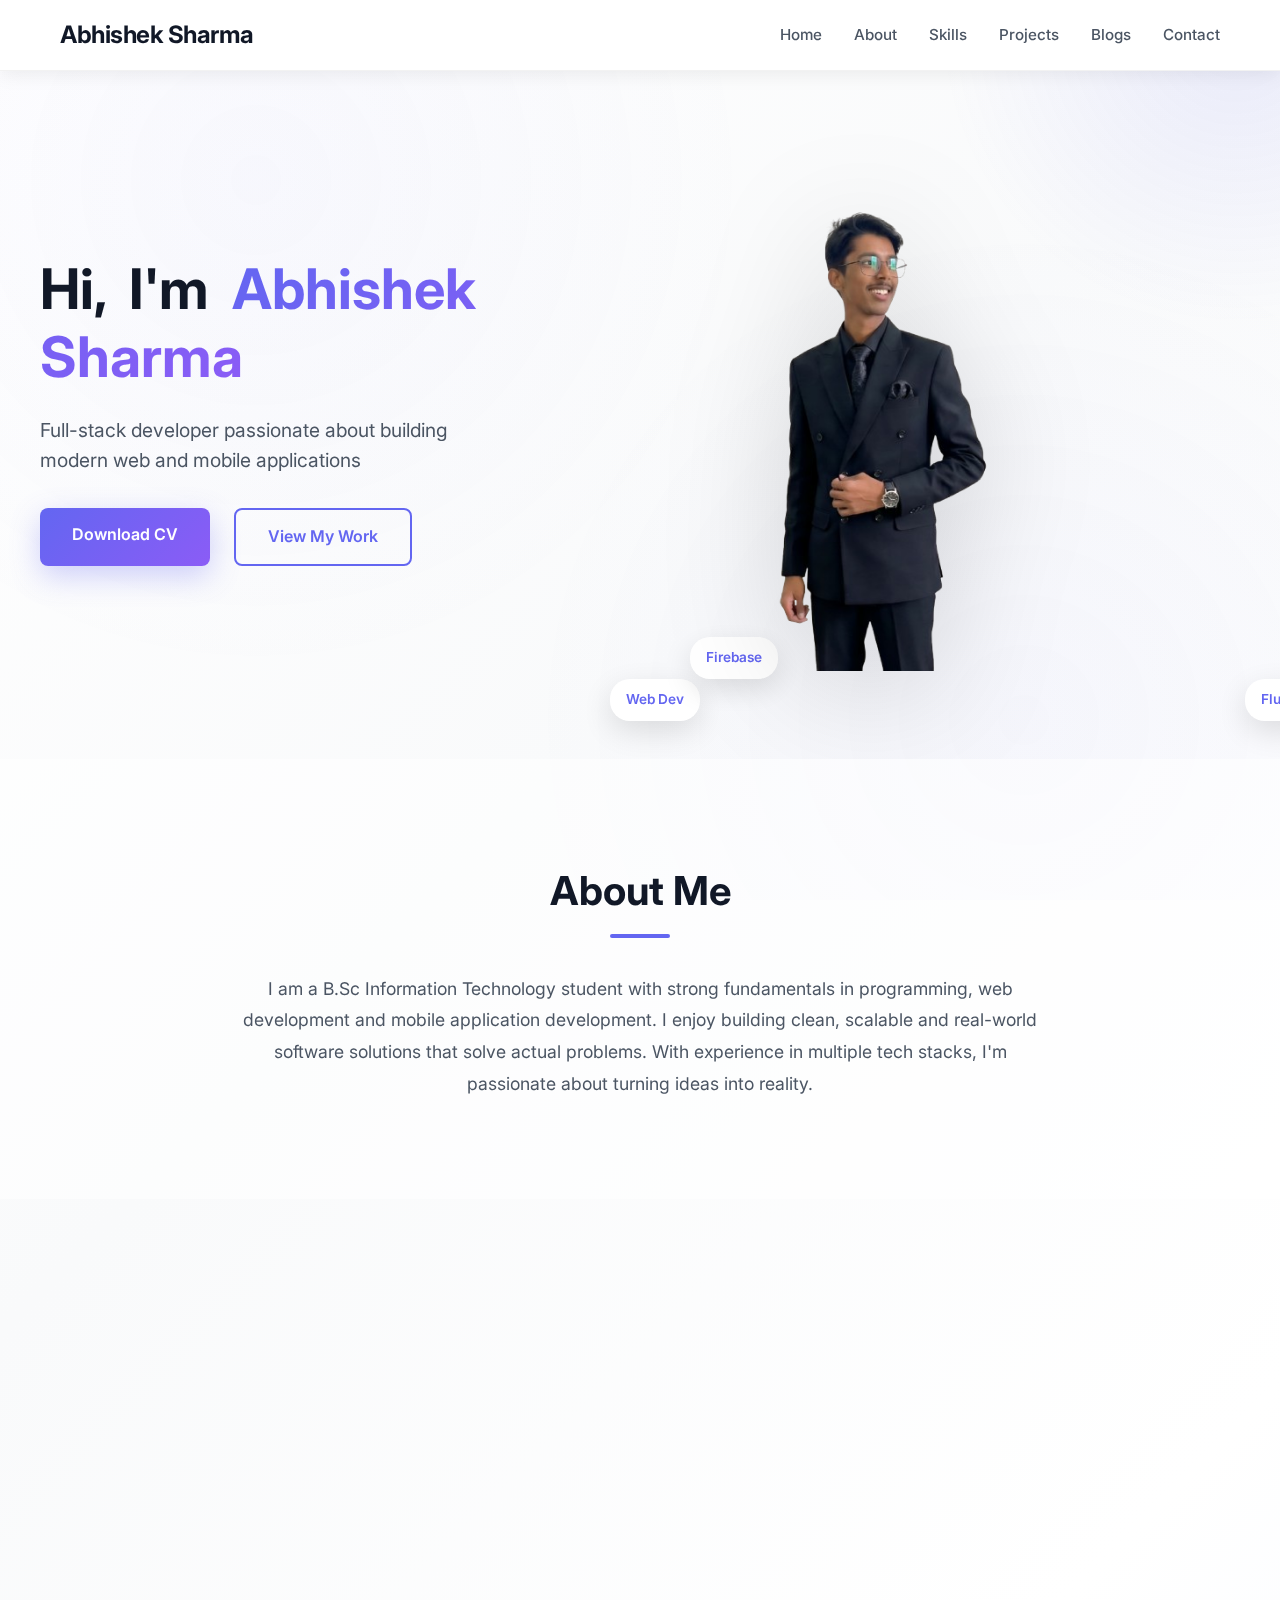
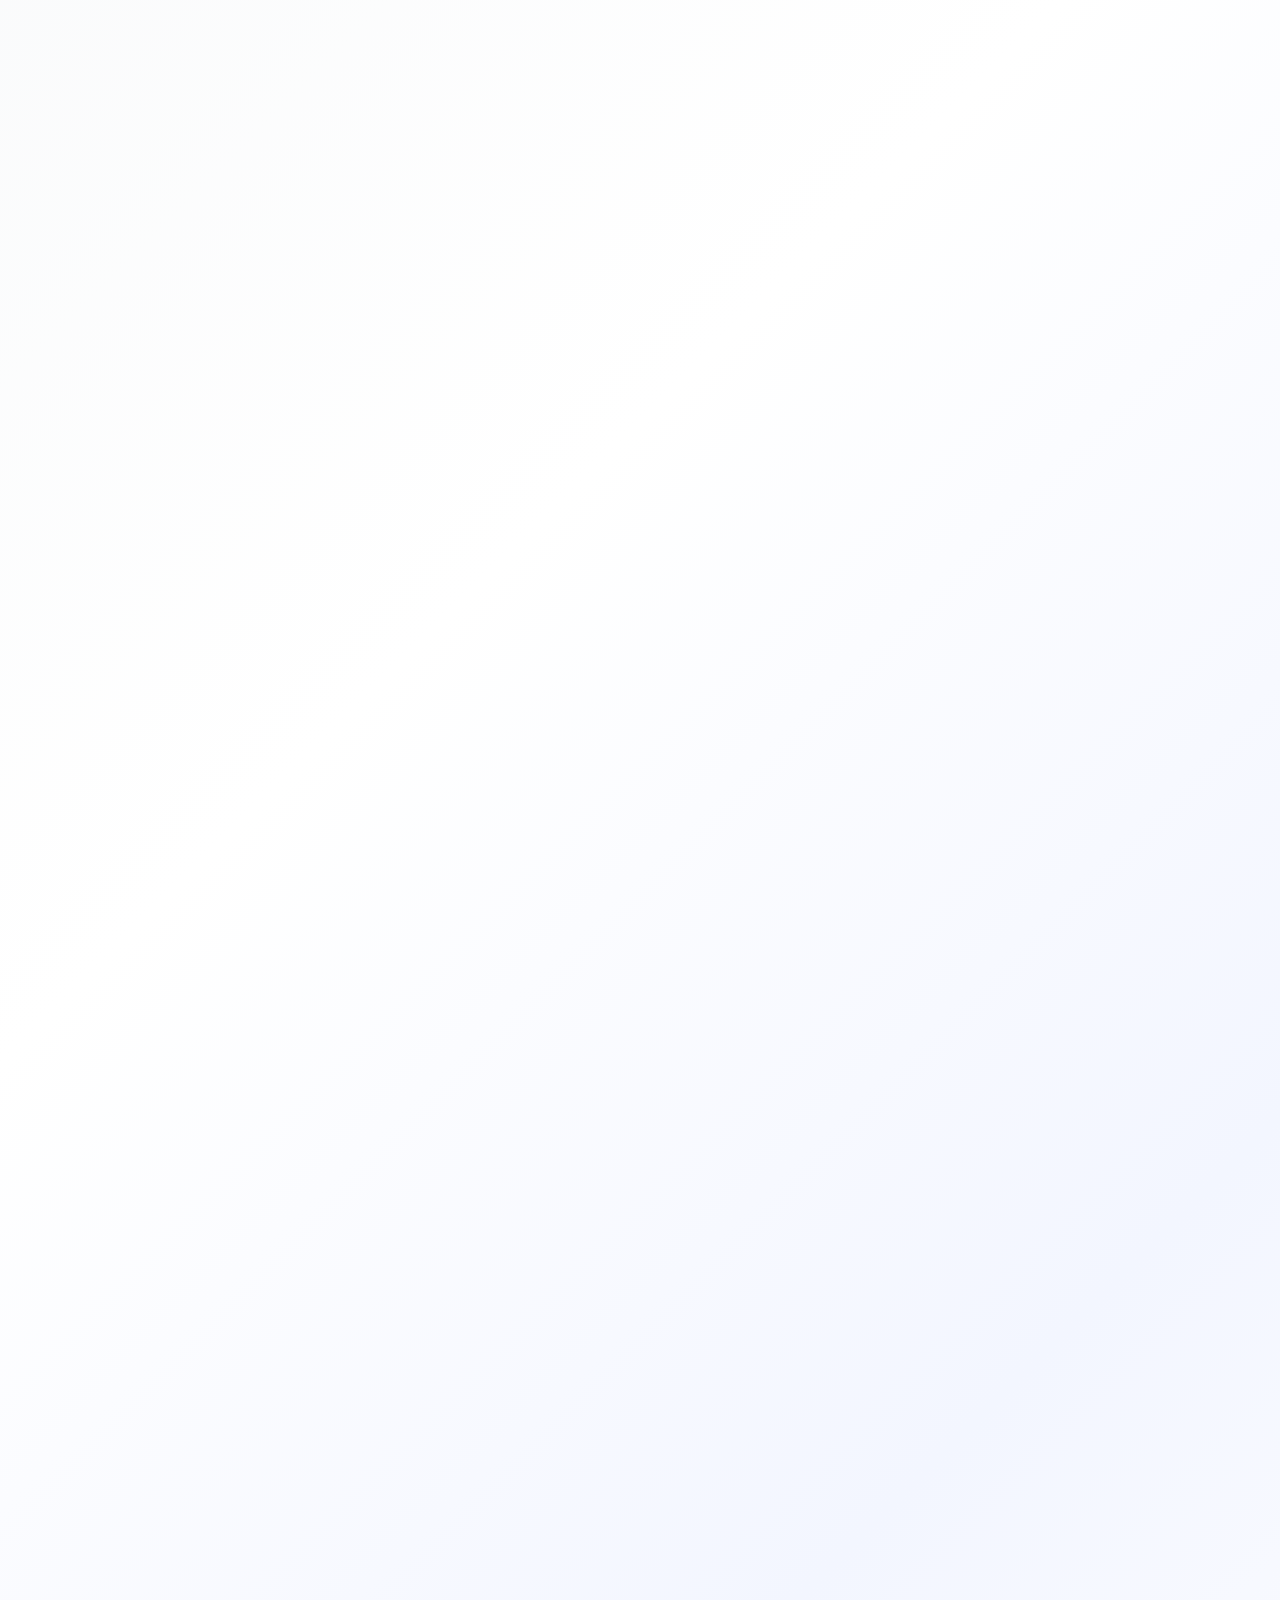
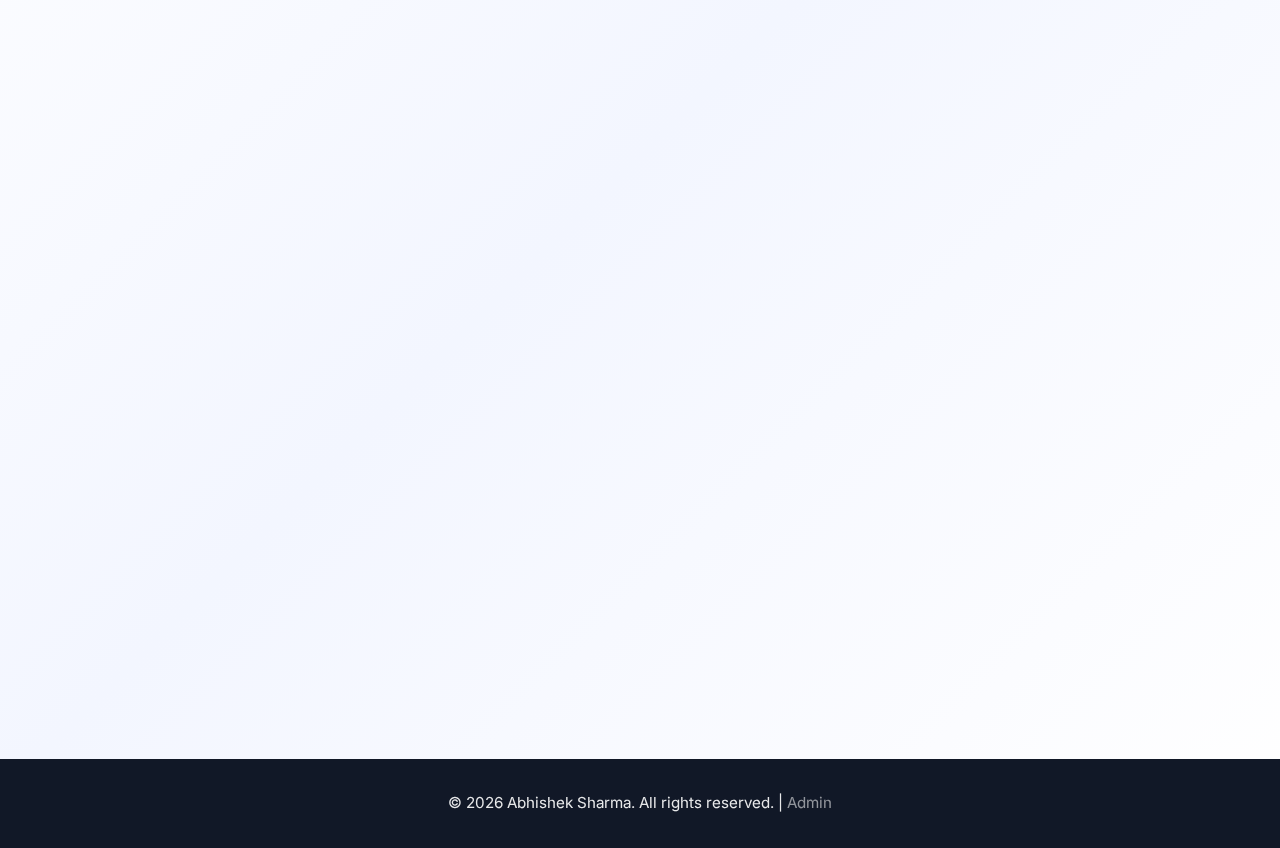
<file: index.html>
<!DOCTYPE html>
<html lang="en">
<head>
  <meta charset="UTF-8">
  <meta name="viewport" content="width=device-width, initial-scale=1.0">
  <meta name="description" content="Professional portfolio of Abhishek Sharma - Full-stack developer">
  <meta name="theme-color" content="#6366f1">
  <title>Abhishek Sharma | Full-Stack Developer Portfolio</title>
  
  <link rel="stylesheet" href="./style.css">
  <link href="https://fonts.googleapis.com/css2?family=Inter:wght@300;400;500;600;700&display=swap" rel="stylesheet">
</head>

<body>

<!-- NAVIGATION -->
<header class="navbar">
  <div class="navbar-container">
    <div class="nav-logo" id="nav-name">Abhishek</div>
    <nav class="nav-menu">
      <a href="#home" class="nav-link">Home</a>
      <a href="#about" class="nav-link">About</a>
      <a href="#skills" class="nav-link">Skills</a>
      <a href="#projects" class="nav-link">Projects</a>
      <a href="#blogs" class="nav-link">Blogs</a>
      <a href="#contact" class="nav-link">Contact</a>
    </nav>
  </div>
</header>

<!-- HERO SECTION -->
<section id="home" class="hero">
  <div class="hero-container">
    <!-- LEFT: TEXT CONTENT -->
    <div class="hero-content">
      <div class="hero-text-wrapper">
        <h1 class="hero-title">
          Hi, I'm <span class="accent" id="hero-name">Abhishek</span>
        </h1>
        <p class="hero-subtitle" id="hero-desc"></p>
        <div class="hero-buttons">
          <a href="assets/resume.pdf" download class="btn btn-primary">Download CV</a>
          <a href="#projects" class="btn btn-secondary">View My Work</a>
        </div>
      </div>
    </div>
    
    <!-- RIGHT: PROFILE IMAGE & TAGS -->
    <div class="hero-visual">
      <div class="profile-image">
        <img src="./assets/profile.png" alt="Abhishek Sharma Profile" loading="lazy">
      </div>
      <div class="floating-tags">
        <span class="tag floating-tag tag-1" id="tag1"></span>
        <span class="tag floating-tag tag-2" id="tag2"></span>
        <span class="tag floating-tag tag-3" id="tag3"></span>
      </div>
    </div>
  </div>
</section>

<!-- ABOUT SECTION -->
<section id="about" class="section section-light reveal">
  <div class="container">
    <h2 class="section-title">About Me</h2>
    <div class="about-content">
      <p id="about-text" class="about-description"></p>
    </div>
  </div>
</section>

<!-- SKILLS SECTION -->
<section id="skills" class="section reveal">
  <div class="container">
    <h2 class="section-title">Skills & Expertise</h2>
    <div class="skills-grid" id="skills-grid"></div>
  </div>
</section>

<!-- PROJECTS SECTION -->
<section id="projects" class="section section-light reveal">
  <div class="container">
    <h2 class="section-title">Featured Projects</h2>
    <div class="projects-container" id="projects-container"></div>
  </div>
</section>

<!-- BLOGS SECTION -->
<section id="blogs" class="section reveal">
  <div class="container">
    <h2 class="section-title">Latest Articles</h2>
    <div class="blogs-grid" id="blogs-container"></div>
  </div>
</section>

<!-- CONTACT SECTION -->
<section id="contact" class="section section-light reveal">
  <div class="container contact-container">
    <h2 class="section-title">Get In Touch</h2>
    <div class="contact-content">
      <p class="contact-subtitle">I'd love to hear from you. Feel free to reach out!</p>
      
      <div class="contact-info">
        <div class="contact-item">
          <span class="contact-label">Email:</span>
          <a id="email" href="mailto:"></a>
        </div>
        <div class="contact-item">
          <span class="contact-label">Phone:</span>
          <a id="phone" href="tel:"></a>
      </div>

<div class="contact-links">
  <a id="github" href="#" target="_blank" rel="noopener" class="btn social-btn github-btn">
    GitHub
  </a>

  <a id="linkedin" href="#" target="_blank" rel="noopener" class="btn social-btn linkedin-btn">
    LinkedIn
  </a>
</div>
      </div>
    </div>
  </div>
</section>

<!-- FOOTER -->
<footer class="footer">
  <div class="container">
    <p>&copy; 2026 <span id="footer-name">Abhishek Sharma</span>. All rights reserved. | <a href="./admin.html" style="color: inherit; opacity: 0.6; text-decoration: none; transition: opacity 0.3s;" onmouseover="this.style.opacity='1'" onmouseout="this.style.opacity='0.6'">Admin</a></p>
  </div>
</footer>

<script src="./script.js"></script>
</body>
</html>
</file>
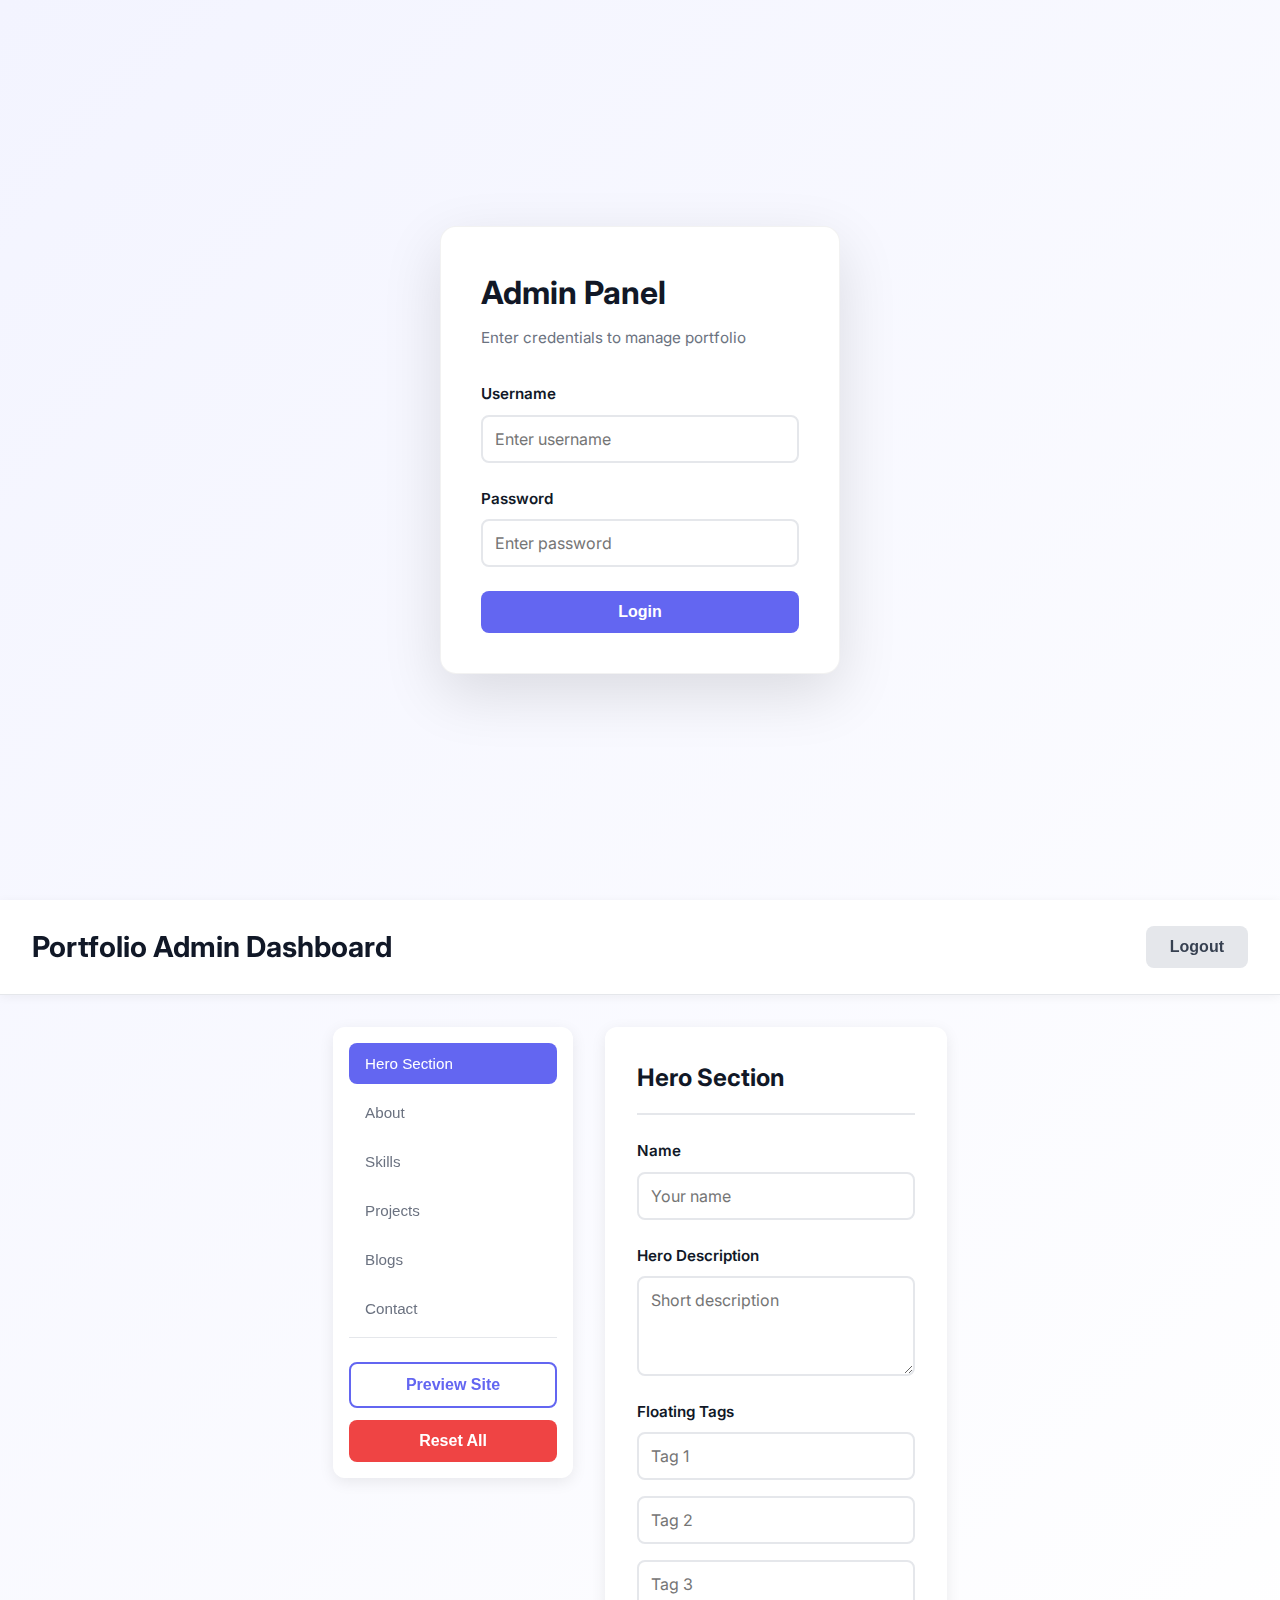
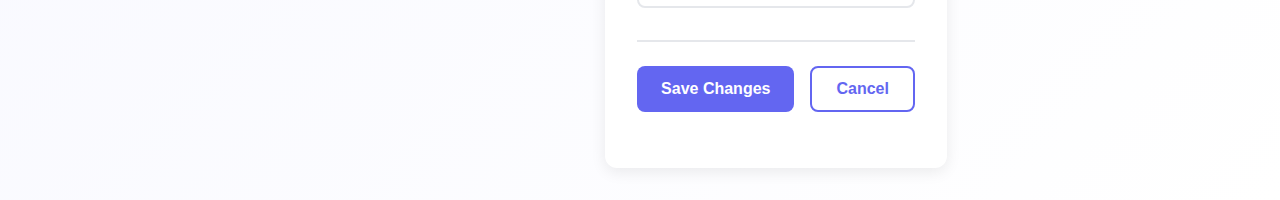
<file: admin.html>
<!DOCTYPE html>
<html lang="en">
<head>
  <meta charset="UTF-8">
  <meta name="viewport" content="width=device-width, initial-scale=1.0">
  <meta name="description" content="Portfolio Admin Panel">
  <title>Portfolio Admin Panel</title>
  
  <link rel="stylesheet" href="./admin.css">
  <link href="https://fonts.googleapis.com/css2?family=Inter:wght@300;400;500;600;700&display=swap" rel="stylesheet">
</head>

<body>

<!-- LOGIN PAGE -->
<div id="login-page" class="page active">
  <div class="login-container">
    <div class="login-card">
      <h1>Admin Panel</h1>
      <p>Enter credentials to manage portfolio</p>
      
      <form id="login-form" class="login-form">
        <div class="form-group">
          <label for="username">Username</label>
          <input 
            type="text" 
            id="username" 
            name="username" 
            placeholder="Enter username"
            required
          >
        </div>
        
        <div class="form-group">
          <label for="password">Password</label>
          <input 
            type="password" 
            id="password" 
            name="password" 
            placeholder="Enter password"
            required
          >
        </div>
        
        <div id="login-error" class="error-message"></div>
        
        <button type="submit" class="btn btn-primary">Login</button>
        
      </form>
    </div>
  </div>
</div>

<!-- DASHBOARD PAGE -->
<div id="dashboard-page" class="page">
  <header class="admin-header">
    <div class="header-content">
      <h1>Portfolio Admin Dashboard</h1>
      <button id="logout-btn" class="btn btn-secondary">Logout</button>
    </div>
  </header>

  <div class="admin-container">
    <!-- SIDEBAR NAVIGATION -->
    <nav class="admin-sidebar">
      <button class="nav-item active" data-section="hero">Hero Section</button>
      <button class="nav-item" data-section="about">About</button>
      <button class="nav-item" data-section="skills">Skills</button>
      <button class="nav-item" data-section="projects">Projects</button>
      <button class="nav-item" data-section="blogs">Blogs</button>
      <button class="nav-item" data-section="contact">Contact</button>
      
      <div class="sidebar-footer">
        <button id="preview-btn" class="btn btn-outline">Preview Site</button>
        <button id="reset-btn" class="btn btn-danger">Reset All</button>
      </div>
    </nav>

    <!-- MAIN CONTENT -->
    <main class="admin-content">
      
      <!-- HERO SECTION -->
      <section id="section-hero" class="section-editor active">
        <h2>Hero Section</h2>
        <div class="editor-form">
          <div class="form-group">
            <label for="hero-name">Name</label>
            <input type="text" id="hero-name" placeholder="Your name">
          </div>
          
          <div class="form-group">
            <label for="hero-desc">Hero Description</label>
            <textarea id="hero-desc" placeholder="Short description"></textarea>
          </div>
          
          <div class="form-group">
            <label>Floating Tags</label>
            <div class="tag-inputs">
              <input type="text" id="tag-1" class="tag-input" placeholder="Tag 1">
              <input type="text" id="tag-2" class="tag-input" placeholder="Tag 2">
              <input type="text" id="tag-3" class="tag-input" placeholder="Tag 3">
            </div>
          </div>
        </div>
      </section>

      <!-- ABOUT SECTION -->
      <section id="section-about" class="section-editor">
        <h2>About Me</h2>
        <div class="editor-form">
          <div class="form-group">
            <label for="about-text">About Text</label>
            <textarea id="about-text" placeholder="Write about yourself" rows="6"></textarea>
            <small>Character count: <span id="about-count">0</span>/500</small>
          </div>
        </div>
      </section>

      <!-- SKILLS SECTION -->
      <section id="section-skills" class="section-editor">
        <h2>Skills</h2>
        <div class="editor-form">
          <div id="skills-list" class="editable-list"></div>
          <button type="button" class="btn btn-outline add-btn" data-add="skill">+ Add Skill Category</button>
        </div>
      </section>

      <!-- PROJECTS SECTION -->
      <section id="section-projects" class="section-editor">
        <h2>Projects</h2>
        <div class="editor-form">
          <div id="projects-list" class="editable-list"></div>
          <button type="button" class="btn btn-outline add-btn" data-add="project">+ Add Project</button>
        </div>
      </section>

      <!-- BLOGS SECTION -->
      <section id="section-blogs" class="section-editor">
        <h2>Blogs / Articles</h2>
        <div class="editor-form">
          <div id="blogs-list" class="editable-list"></div>
          <button type="button" class="btn btn-outline add-btn" data-add="blog">+ Add Blog</button>
        </div>
      </section>

      <!-- CONTACT SECTION -->
      <section id="section-contact" class="section-editor">
        <h2>Contact Information</h2>
        <div class="editor-form">
          <div class="form-group">
            <label for="contact-email">Email</label>
            <input type="email" id="contact-email" placeholder="your@email.com">
          </div>
          
          <div class="form-group">
            <label for="contact-phone">Phone</label>
            <input type="tel" id="contact-phone" placeholder="+1 (555) 123-4567">
          </div>
          
          <div class="form-group">
            <label for="contact-github">GitHub URL</label>
            <input type="url" id="contact-github" placeholder="https://github.com/username">
          </div>
          
          <div class="form-group">
            <label for="contact-linkedin">LinkedIn URL</label>
            <input type="url" id="contact-linkedin" placeholder="https://linkedin.com/in/username">
          </div>
        </div>
      </section>

      <!-- ACTION BUTTONS -->
      <div class="editor-actions">
        <button id="save-btn" class="btn btn-primary">Save Changes</button>
        <button id="cancel-btn" class="btn btn-outline">Cancel</button>
      </div>

      <!-- SUCCESS MESSAGE -->
      <div id="success-message" class="alert alert-success hidden">
        ✓ Changes saved successfully!
      </div>
    </main>
  </div>
</div>

<!-- SECURITY NOTICE (visible in browser console) -->
<script>
  console.log(`
  ╔════════════════════════════════════════════════════════╗
  ║  PORTFOLIO ADMIN PANEL - SECURITY NOTICE               ║
  ╠════════════════════════════════════════════════════════╣
  ║  ⚠️  This admin panel is for PERSONAL USE ONLY        ║
  ║  ⚠️  NOT secure for production use                     ║
  ║  ⚠️  Credentials visible in admin.js source code       ║
  ║  ⚠️  All data stored in browser localStorage           ║
  ║  ⚠️  No backend authentication                         ║
  ║  ⚠️  No database encryption                            ║
  ║                                                         ║
  ║  This is designed for a static site on Render with    ║
  ║  personal portfolio editing capabilities only.         ║
  ╚════════════════════════════════════════════════════════╝
  `);
</script>

<script src="./admin.js"></script>
</body>
</html>
</file>
<file: admin.css>
/* ============================================
   ADMIN PANEL STYLES
   ============================================ */

* {
  margin: 0;
  padding: 0;
  box-sizing: border-box;
}

html {
  scroll-behavior: smooth;
}

body {
  font-family: 'Inter', -apple-system, BlinkMacSystemFont, 'Segoe UI', sans-serif;
  line-height: 1.6;
  color: #1f2937;
  background: linear-gradient(135deg, #f3f4ff 0%, #ffffff 100%);
  min-height: 100vh;
}

/* ============================================
   PAGES & VISIBILITY
   ============================================ */

.page {
  display: none;
  width: 100%;
  min-height: 100vh;
}

.page.active {
  display: block;
}

/* ============================================
   LOGIN PAGE
   ============================================ */

#login-page {
  display: flex;
  align-items: center;
  justify-content: center;
  padding: 20px;
}

.login-container {
  width: 100%;
  max-width: 400px;
}

.login-card {
  background: white;
  border-radius: 16px;
  padding: 2.5rem;
  box-shadow: 0 20px 60px rgba(0, 0, 0, 0.12);
  border: 1px solid rgba(0, 0, 0, 0.05);
}

.login-card h1 {
  font-size: 2rem;
  font-weight: 700;
  color: #111827;
  margin-bottom: 0.5rem;
}

.login-card p {
  color: #6b7280;
  margin-bottom: 2rem;
  font-size: 0.95rem;
}

.login-form {
  display: flex;
  flex-direction: column;
  gap: 1.5rem;
}

.form-group {
  display: flex;
  flex-direction: column;
  gap: 0.5rem;
}

.form-group label {
  font-weight: 600;
  color: #111827;
  font-size: 0.95rem;
}

.form-group input,
.form-group textarea,
.form-group select {
  padding: 0.75rem;
  border: 2px solid #e5e7eb;
  border-radius: 8px;
  font-family: inherit;
  font-size: 1rem;
  transition: all 0.3s ease;
  color: #1f2937;
}

.form-group input:focus,
.form-group textarea:focus,
.form-group select:focus {
  outline: none;
  border-color: #6366f1;
  box-shadow: 0 0 0 3px rgba(99, 102, 241, 0.1);
}

.error-message {
  color: #dc2626;
  font-size: 0.9rem;
  margin-top: -0.5rem;
  display: none;
}

.error-message.show {
  display: block;
}

.login-hint {
  font-size: 0.85rem;
  color: #6b7280;
  text-align: center;
  margin-top: 1rem;
  padding-top: 1rem;
  border-top: 1px solid #e5e7eb;
}

/* ============================================
   DASHBOARD
   ============================================ */

#dashboard-page {
  display: flex;
  flex-direction: column;
  min-height: 100vh;
}

.admin-header {
  background: white;
  border-bottom: 1px solid #e5e7eb;
  box-shadow: 0 2px 10px rgba(0, 0, 0, 0.05);
  position: sticky;
  top: 0;
  z-index: 100;
}

.header-content {
  max-width: 1600px;
  margin: 0 auto;
  padding: 1.5rem 2rem;
  display: flex;
  justify-content: space-between;
  align-items: center;
}

.admin-header h1 {
  font-size: 1.8rem;
  font-weight: 700;
  color: #111827;
}

/* CONTAINER LAYOUT */
.admin-container {
  display: grid;
  grid-template-columns: 240px 1fr;
  gap: 2rem;
  max-width: 1600px;
  margin: 0 auto;
  padding: 2rem;
  flex: 1;
}

/* SIDEBAR */
.admin-sidebar {
  background: white;
  border-radius: 12px;
  padding: 1rem;
  box-shadow: 0 4px 15px rgba(0, 0, 0, 0.08);
  height: fit-content;
  position: sticky;
  top: 100px;
  display: flex;
  flex-direction: column;
  gap: 0.5rem;
}

.nav-item {
  background: none;
  border: none;
  padding: 0.75rem 1rem;
  border-radius: 8px;
  text-align: left;
  font-weight: 500;
  color: #6b7280;
  cursor: pointer;
  transition: all 0.3s ease;
  font-size: 0.95rem;
}

.nav-item:hover {
  background: #f3f4ff;
  color: #6366f1;
}

.nav-item.active {
  background: #6366f1;
  color: white;
}

.sidebar-footer {
  margin-top: auto;
  padding-top: 1.5rem;
  border-top: 1px solid #e5e7eb;
  display: flex;
  flex-direction: column;
  gap: 0.75rem;
}

/* MAIN CONTENT */
.admin-content {
  background: white;
  border-radius: 12px;
  padding: 2rem;
  box-shadow: 0 4px 15px rgba(0, 0, 0, 0.08);
}

.section-editor {
  display: none;
}

.section-editor.active {
  display: block;
}

.section-editor h2 {
  font-size: 1.5rem;
  font-weight: 700;
  color: #111827;
  margin-bottom: 1.5rem;
  padding-bottom: 1rem;
  border-bottom: 2px solid #e5e7eb;
}

.editor-form {
  display: flex;
  flex-direction: column;
  gap: 1.5rem;
}

/* FORM INPUTS */
.form-group small {
  font-size: 0.85rem;
  color: #6b7280;
  margin-top: 0.25rem;
}

textarea {
  resize: vertical;
  min-height: 100px;
}

/* TAG INPUTS */
.tag-inputs {
  display: grid;
  grid-template-columns: repeat(auto-fit, minmax(150px, 1fr));
  gap: 1rem;
}

.tag-input {
  width: 100%;
}

/* EDITABLE LIST */
.editable-list {
  display: flex;
  flex-direction: column;
  gap: 1rem;
}

.item-card {
  background: #f9fafb;
  border: 1px solid #e5e7eb;
  border-radius: 8px;
  padding: 1.25rem;
  display: flex;
  flex-direction: column;
  gap: 1rem;
}

.item-card.skill-card {
  background: #f0f4ff;
  border-color: #d1d7ed;
}

.item-header {
  display: flex;
  justify-content: space-between;
  align-items: center;
  margin-bottom: 0.5rem;
  flex-wrap: wrap;
  gap: 1rem;
}

.item-header input {
  flex: 1;
  min-width: 200px;
}

.delete-btn {
  background: #ef4444;
  color: white;
  border: none;
  padding: 0.5rem 1rem;
  border-radius: 6px;
  cursor: pointer;
  font-weight: 600;
  font-size: 0.85rem;
  transition: all 0.3s ease;
}

.delete-btn:hover {
  background: #dc2626;
  transform: scale(1.05);
}

/* SKILL SPECIFIC */
.skill-category {
  font-weight: 600;
  color: #6366f1;
  font-size: 0.95rem;
  display: flex;
  align-items: center;
  gap: 0.5rem;
}

.skill-items-input {
  display: flex;
  flex-wrap: wrap;
  gap: 0.75rem;
}

.skill-item-tag {
  background: white;
  border: 1px solid #6366f1;
  color: #6366f1;
  padding: 0.4rem 0.8rem;
  border-radius: 15px;
  font-size: 0.85rem;
  display: inline-flex;
  align-items: center;
  gap: 0.5rem;
}

.skill-item-tag button {
  background: none;
  border: none;
  color: #6366f1;
  cursor: pointer;
  font-size: 1rem;
  padding: 0;
  display: flex;
  line-height: 1;
}

.skill-item-input {
  padding: 0.5rem 0.75rem;
  border: 1px solid #d1d7ed;
  border-radius: 4px;
  font-size: 0.9rem;
  min-width: 100px;
}

/* PROJECT SPECIFIC */
.project-field {
  display: flex;
  flex-direction: column;
  gap: 0.5rem;
}

.project-field label {
  font-weight: 500;
  color: #374151;
  font-size: 0.9rem;
}

.project-field input,
.project-field textarea {
  padding: 0.625rem;
  border: 1px solid #d1d7ed;
  border-radius: 6px;
  font-size: 0.9rem;
}

.project-tags-input {
  display: flex;
  flex-wrap: wrap;
  gap: 0.5rem;
  padding: 0.5rem;
  background: white;
  border: 1px solid #d1d7ed;
  border-radius: 6px;
  min-height: 38px;
}

.tag-item {
  background: #6366f1;
  color: white;
  padding: 0.25rem 0.7rem;
  border-radius: 12px;
  font-size: 0.85rem;
  display: inline-flex;
  align-items: center;
  gap: 0.4rem;
}

.tag-item button {
  background: none;
  border: none;
  color: white;
  cursor: pointer;
  font-size: 1rem;
  padding: 0;
  display: flex;
  line-height: 1;
}

.project-tags-new {
  padding: 0.4rem 0.6rem;
  border: 1px solid #d1d7ed;
  border-radius: 4px;
  font-size: 0.9rem;
  width: 150px;
}

/* ADD BUTTONS */
.add-btn {
  align-self: flex-start;
  margin-top: 0.5rem;
}

/* ACTION BUTTONS */
.editor-actions {
  display: flex;
  gap: 1rem;
  margin-top: 2rem;
  padding-top: 1.5rem;
  border-top: 2px solid #e5e7eb;
  flex-wrap: wrap;
}

.btn {
  padding: 0.75rem 1.5rem;
  border-radius: 8px;
  font-weight: 600;
  font-size: 1rem;
  cursor: pointer;
  transition: all 0.3s ease;
  border: none;
  text-decoration: none;
  display: inline-block;
  text-align: center;
}

.btn-primary {
  background: #6366f1;
  color: white;
}

.btn-primary:hover {
  background: #4f46e5;
  transform: translateY(-2px);
  box-shadow: 0 8px 20px rgba(99, 102, 241, 0.3);
}

.btn-secondary {
  background: #e5e7eb;
  color: #374151;
}

.btn-secondary:hover {
  background: #d1d5db;
}

.btn-outline {
  background: transparent;
  color: #6366f1;
  border: 2px solid #6366f1;
}

.btn-outline:hover {
  background: #f3f4ff;
}

.btn-danger {
  background: #ef4444;
  color: white;
}

.btn-danger:hover {
  background: #dc2626;
}

/* ALERTS */
.alert {
  padding: 1rem;
  border-radius: 8px;
  margin-top: 1.5rem;
  font-weight: 500;
  animation: slideDown 0.3s ease;
}

.alert-success {
  background: #d1fae5;
  color: #065f46;
  border: 1px solid #6ee7b7;
}

.alert-error {
  background: #fee2e2;
  color: #7f1d1d;
  border: 1px solid #fca5a5;
}

.alert.hidden {
  display: none;
}

@keyframes slideDown {
  from {
    opacity: 0;
    transform: translateY(-10px);
  }
  to {
    opacity: 1;
    transform: translateY(0);
  }
}

/* ============================================
   RESPONSIVE DESIGN
   ============================================ */

@media (max-width: 1024px) {
  .admin-container {
    grid-template-columns: 180px 1fr;
    gap: 1.5rem;
    padding: 1.5rem;
  }

  .admin-sidebar {
    top: 80px;
  }

  .header-content {
    padding: 1rem 1.5rem;
  }

  .admin-header h1 {
    font-size: 1.4rem;
  }
}

@media (max-width: 768px) {
  .admin-container {
    grid-template-columns: 1fr;
  }

  .admin-sidebar {
    position: static;
    display: grid;
    grid-template-columns: repeat(auto-fit, minmax(120px, 1fr));
    height: auto;
    gap: 0.25rem;
    padding: 0.75rem;
    margin-bottom: 1rem;
  }

  .nav-item {
    padding: 0.6rem 0.8rem;
    font-size: 0.85rem;
  }

  .sidebar-footer {
    grid-column: 1 / -1;
    display: flex;
    flex-direction: row;
    gap: 0.5rem;
    margin-top: 0;
    padding-top: 0.75rem;
    border-top: 1px solid #e5e7eb;
  }

  .sidebar-footer .btn {
    flex: 1;
    padding: 0.6rem 0.75rem;
    font-size: 0.85rem;
  }

  .admin-content {
    padding: 1.5rem;
  }

  .section-editor h2 {
    font-size: 1.2rem;
  }

  .editor-form {
    gap: 1rem;
  }

  .tag-inputs {
    grid-template-columns: 1fr;
  }

  .tag-input {
    width: 100%;
  }

  .item-header {
    flex-direction: column;
    gap: 0.75rem;
  }

  .item-header input {
    min-width: 100%;
  }

  .delete-btn {
    width: 100%;
  }

  .editor-actions {
    flex-direction: column;
    gap: 0.75rem;
  }

  .editor-actions .btn {
    width: 100%;
  }

  .header-content {
    flex-direction: column;
    gap: 1rem;
    align-items: flex-start;
  }
}

@media (max-width: 480px) {
  body {
    font-size: 14px;
  }

  .login-card {
    padding: 1.5rem;
  }

  .login-card h1 {
    font-size: 1.5rem;
  }

  .admin-header h1 {
    font-size: 1.2rem;
  }

  .admin-content {
    padding: 1rem;
  }

  .form-group input,
  .form-group textarea,
  .formgroup select {
    font-size: 16px; /* Prevent zoom on iOS */
  }

  .item-card {
    padding: 1rem;
  }

  .btn {
    padding: 0.65rem 1.25rem;
    font-size: 0.9rem;
  }
}
</file>
<file: style.css>
/* ============================================
   RESET & BASE STYLES
   ============================================ */

* {
  margin: 0;
  padding: 0;
  box-sizing: border-box;
}

html {
  scroll-behavior: smooth;
}

body {
  font-family: 'Inter', -apple-system, BlinkMacSystemFont, 'Segoe UI', sans-serif;
  line-height: 1.6;
  color: #1f2937;
  background: linear-gradient(
    135deg,
    #ffffff 0%,
    #f9fafb 25%,
    #ffffff 50%,
    #f3f6ff 75%,
    #ffffff 100%
  );
  position: relative;
}

/* Add subtle texture */
body::before {
  content: '';
  position: fixed;
  top: 0;
  left: 0;
  width: 100%;
  height: 100%;
  background-image: 
    radial-gradient(circle at 20% 20%, rgba(99, 102, 241, 0.04) 0%, transparent 40%),
    radial-gradient(circle at 80% 80%, rgba(99, 102, 241, 0.04) 0%, transparent 40%);
  pointer-events: none;
  z-index: -1;
}

/* ============================================
   UTILITY CLASSES
   ============================================ */

.container {
  max-width: 1200px;
  margin: 0 auto;
  padding: 0 20px;
}

.section {
  padding: 100px 20px;
  position: relative;
}

.section-light {
  background: rgba(255, 255, 255, 0.5);
}

.section-title {
  font-size: 2.5rem;
  font-weight: 700;
  margin-bottom: 50px;
  text-align: center;
  color: #111827;
  position: relative;
  display: inline-block;
  width: 100%;
}

.section-title::after {
  content: '';
  position: absolute;
  bottom: -15px;
  left: 50%;
  transform: translateX(-50%);
  width: 60px;
  height: 4px;
  background: #6366f1;
  border-radius: 2px;
}

/* ============================================
   NAVBAR
   ============================================ */


.navbar {
  position: sticky;
  top: 0;
  z-index: 1000;
  background: rgba(255, 255, 255, 0.95);
  backdrop-filter: blur(10px);
  border-bottom: 1px solid rgba(0, 0, 0, 0.05);
  box-shadow: 0 2px 20px rgba(0, 0, 0, 0.08);
  padding: 1rem 0;
}

.navbar-container {
  max-width: 1200px;
  margin: 0 auto;
  padding: 0 20px;
  display: flex;
  justify-content: space-between;
  align-items: center;
}

.nav-logo {
  font-size: 1.5rem;
  font-weight: 700;
  color: #111827;
  letter-spacing: -0.5px;
}

.nav-menu {
  display: flex;
  gap: 2rem;
  list-style: none;
}

.nav-link {
  text-decoration: none;
  color: #4b5563;
  font-weight: 500;
  font-size: 0.95rem;
  transition: all 0.3s ease;
  position: relative;
}

.nav-link:hover {
  color: #6366f1;
}

.nav-link::after {
  content: '';
  position: absolute;
  bottom: -6px;
  left: 0;
  width: 0;
  height: 2px;
  background: #6366f1;
  transition: width 0.3s ease;
}

.nav-link:hover::after {
  width: 100%;
}

/* ============================================
   HERO SECTION
   ============================================ */

.hero {
  padding: 120px 20px 80px;
  position: relative;
  overflow: hidden;
}

.hero::before {
  content: '';
  position: absolute;
  top: -50%;
  right: -20%;
  width: 600px;
  height: 600px;
  background: radial-gradient(circle, rgba(99, 102, 241, 0.1) 0%, transparent 70%);
  border-radius: 50%;
  z-index: 0;
}

.hero-container {
  max-width: 1200px;
  margin: 0 auto;
  display: grid;
  grid-template-columns: 1fr 1fr;
  gap: 60px;
  align-items: center;
  position: relative;
  z-index: 1;
}

.hero-content {
  animation: slideInLeft 0.8s ease-out;
}

.hero-text-wrapper {
  max-width: 550px;
}

.hero-title {
  font-size: 3.5rem;
  font-weight: 700;
  line-height: 1.2;
  margin-bottom: 1.5rem;
  color: #111827;
  word-spacing: 0.2em;
}

.accent {
  background: linear-gradient(135deg, #6366f1 0%, #8b5cf6 100%);
  -webkit-background-clip: text;
  -webkit-text-fill-color: transparent;
  background-clip: text;
}

.hero-subtitle {
  font-size: 1.2rem;
  color: #4b5563;
  margin-bottom: 2rem;
  line-height: 1.6;
  max-width: 450px;
}

.hero-buttons {
  display: flex;
  gap: 1.5rem;
  flex-wrap: wrap;
  margin-bottom: 3rem;
}

.btn {
  padding: 14px 32px;
  border-radius: 8px;
  text-decoration: none;
  font-weight: 600;
  font-size: 1rem;
  transition: all 0.3s ease;
  cursor: pointer;
  border: none;
  display: inline-block;
  text-align: center;
}

.btn-primary {
  background: linear-gradient(135deg, #6366f1 0%, #8b5cf6 100%);
  color: white;
  box-shadow: 0 10px 30px rgba(99, 102, 241, 0.3);
}

.btn-primary:hover {
  transform: translateY(-3px);
  box-shadow: 0 15px 40px rgba(99, 102, 241, 0.4);
}

.btn-secondary {
  border: 2px solid #6366f1;
  color: #6366f1;
  background: transparent;
}

.btn-secondary:hover {
  background: #f3f4ff;
  transform: translateY(-3px);
}

/* Hero Visual */
.hero-visual {
  position: relative;
  animation: slideInRight 0.8s ease-out;
}

.profile-image {
  position: relative;
  display: inline-block;
}

.profile-image img {
  width: 100%;
  max-width: 400px;
  height: auto;
  border-radius: 20px;
  filter: drop-shadow(0 20px 60px rgba(0, 0, 0, 0.15));
  position: relative;
  z-index: 2;
}

/* FLOATING TAGS */
.floating-tags {
  position: relative;
  height: 100%;
}

.tag {
  position: absolute;
  background: white;
  padding: 10px 16px;
  border-radius: 20px;
  font-size: 0.85rem;
  font-weight: 600;
  box-shadow: 0 10px 30px rgba(0, 0, 0, 0.12);
  color: #6366f1;
}

.floating-tag {
  animation: float 4s ease-in-out infinite;
}

.tag-1 {
  top: 10%;
  left: -60px;
  animation-delay: 0s;
}

.tag-2 {
  top: 50%;
  right: -80px;
  animation-delay: 1.2s;
}

.tag-3 {
  bottom: 15%;
  left: 20px;
  animation-delay: 2.4s;
}

/* ============================================
   ABOUT SECTION
   ============================================ */

.about-description {
  font-size: 1.1rem;
  line-height: 1.8;
  color: #4b5563;
  max-width: 800px;
  margin: 0 auto;
  text-align: center;
}

/* ============================================
   SKILLS SECTION
   ============================================ */

.skills-grid {
  display: grid;
  grid-template-columns: repeat(auto-fit, minmax(320px, 1fr));
  gap: 2rem;
}

.skill-card {
  background: white;
  padding: 2rem;
  border-radius: 12px;
  box-shadow: 0 4px 15px rgba(0, 0, 0, 0.08);
  transition: all 0.3s ease;
  border: 1px solid rgba(0, 0, 0, 0.05);
}

.skill-card:hover {
  transform: translateY(-8px);
  box-shadow: 0 12px 30px rgba(99, 102, 241, 0.15);
  border-color: #6366f1;
}

.skill-category {
  font-size: 1.1rem;
  font-weight: 700;
  color: #6366f1;
  margin-bottom: 1rem;
  display: flex;
  align-items: center;
  gap: 0.5rem;
}

.skill-items {
  display: flex;
  flex-wrap: wrap;
  gap: 0.75rem;
}

.skill-item {
  background: #f3f4ff;
  color: #6366f1;
  padding: 0.5rem 1rem;
  border-radius: 20px;
  font-size: 0.9rem;
  font-weight: 500;
  transition: all 0.3s ease;
}

.skill-card:hover .skill-item {
  background: #6366f1;
  color: white;
}

/* ============================================
   PROJECTS SECTION
   ============================================ */

.projects-container {
  display: grid;
  grid-template-columns: repeat(auto-fit, minmax(350px, 1fr));
  gap: 2rem;
}

.project-card {
  background: white;
  border-radius: 12px;
  overflow: hidden;
  box-shadow: 0 4px 15px rgba(0, 0, 0, 0.08);
  transition: all 0.3s ease;
  border: 1px solid rgba(0, 0, 0, 0.05);
  display: flex;
  flex-direction: column;
}

.project-card:hover {
  transform: translateY(-10px);
  box-shadow: 0 15px 40px rgba(99, 102, 241, 0.2);
}

.project-image {
  width: 100%;
  height: 220px;
  background: linear-gradient(135deg, #6366f1 0%, #8b5cf6 100%);
  overflow: hidden;
}

.project-image img {
  width: 100%;
  height: 100%;
  object-fit: cover;
  transition: transform 0.3s ease;
}

.project-card:hover .project-image img {
  transform: scale(1.05);
}

.project-content {
  padding: 1.5rem;
  flex-grow: 1;
  display: flex;
  flex-direction: column;
}

.project-title {
  font-size: 1.3rem;
  font-weight: 700;
  color: #111827;
  margin-bottom: 0.5rem;
}

.project-description {
  color: #4b5563;
  font-size: 0.95rem;
  line-height: 1.6;
  flex-grow: 1;
  margin-bottom: 1rem;
}

.project-tags {
  display: flex;
  flex-wrap: wrap;
  gap: 0.5rem;
}

.project-tag {
  background: #f3f4ff;
  color: #6366f1;
  padding: 0.35rem 0.8rem;
  border-radius: 15px;
  font-size: 0.8rem;
  font-weight: 600;
}

/* ============================================
   BLOGS SECTION
   ============================================ */

.blogs-grid {
  display: grid;
  grid-template-columns: repeat(auto-fit, minmax(320px, 1fr));
  gap: 2rem;
}

.blog-card {
  background: white;
  padding: 2rem;
  border-radius: 12px;
  box-shadow: 0 4px 15px rgba(0, 0, 0, 0.08);
  transition: all 0.3s ease;
  border: 1px solid rgba(0, 0, 0, 0.05);
  display: flex;
  flex-direction: column;
}

.blog-card:hover {
  transform: translateY(-8px);
  box-shadow: 0 12px 30px rgba(99, 102, 241, 0.15);
  border-color: #6366f1;
}

.blog-date {
  color: #6366f1;
  font-size: 0.85rem;
  font-weight: 600;
  margin-bottom: 0.5rem;
}

.blog-title {
  font-size: 1.2rem;
  font-weight: 700;
  color: #111827;
  margin-bottom: 1rem;
  line-height: 1.4;
}

.blog-description {
  color: #4b5563;
  font-size: 0.95rem;
  line-height: 1.6;
}

/* ============================================
   CONTACT SECTION
   ============================================ */

.contact-container {
  max-width: 600px;
}

.contact-content {
  text-align: center;
}

.contact-subtitle {
  font-size: 1.1rem;
  color: #4b5563;
  margin-bottom: 2.5rem;
}

.contact-info {
  background: white;
  padding: 2rem;
  border-radius: 12px;
  box-shadow: 0 4px 15px rgba(0, 0, 0, 0.08);
}

.contact-item {
  margin-bottom: 1.5rem;
  display: flex;
  flex-direction: column;
  gap: 0.5rem;
}

.contact-item:last-of-type {
  margin-bottom: 0;
}

.contact-label {
  color: #6366f1;
  font-weight: 600;
  font-size: 0.9rem;
}

.contact-item a {
  color: #111827;
  text-decoration: none;
  font-size: 1rem;
  transition: color 0.3s ease;
  word-break: break-all;
}

.contact-item a:hover {
  color: #6366f1;
}

.contact-links {
  display: flex;
  gap: 1.5rem;
  justify-content: center;
  margin-top: 2rem;
  padding-top: 2rem;
  border-top: 1px solid rgba(0, 0, 0, 0.1);
}

.social-link {
  color: white;
  background: #6366f1;
  padding: 0.75rem 1.5rem;
  border-radius: 8px;
  text-decoration: none;
  font-weight: 600;
  transition: all 0.3s ease;
  display: inline-block;
}

.social-link:hover {
  transform: translateY(-3px);
  box-shadow: 0 8px 20px rgba(99, 102, 241, 0.3);
}

/* ============================================
   FOOTER
   ============================================ */

.footer {
  background: #111827;
  color: white;
  padding: 2rem;
  text-align: center;
  margin-top: 3rem;
}

.footer p {
  font-size: 0.95rem;
  opacity: 0.9;
}

/* ============================================
   ANIMATIONS
   ============================================ */

@keyframes slideInLeft {
  from {
    opacity: 0;
    transform: translateX(-50px);
  }
  to {
    opacity: 1;
    transform: translateX(0);
  }
}

@keyframes slideInRight {
  from {
    opacity: 0;
    transform: translateX(50px);
  }
  to {
    opacity: 1;
    transform: translateX(0);
  }
}

@keyframes float {
  0%, 100% {
    transform: translateY(0px);
  }
  50% {
    transform: translateY(-15px);
  }
}

/* SCROLL REVEAL */
.reveal {
  opacity: 0;
  transform: translateY(50px);
}

.reveal.active {
  opacity: 1;
  transform: translateY(0);
  transition: all 0.8s cubic-bezier(0.34, 1.56, 0.64, 1);
}

/* ============================================
   RESPONSIVE DESIGN
   ============================================ */

@media (max-width: 768px) {
  .nav-menu {
    gap: 1rem;
  }

  .nav-link {
    font-size: 0.85rem;
  }

  .hero {
    padding: 80px 20px 60px;
  }

  .hero-container {
    grid-template-columns: 1fr;
    gap: 40px;
  }

  .hero-title {
    font-size: 2.5rem;
  }

  .hero-subtitle {
    font-size: 1rem;
  }

  .hero-buttons {
    justify-content: center;
  }

  .hero-visual {
    text-align: center;
  }

  .profile-image img {
    max-width: 100%;
  }

  .floating-tags {
    display: none;
  }

  .section-title {
    font-size: 2rem;
  }

  .skills-grid {
    grid-template-columns: 1fr;
  }

  .projects-container {
    grid-template-columns: 1fr;
  }

  .blogs-grid {
    grid-template-columns: 1fr;
  }
}

@media (max-width: 480px) {
  .navbar-container {
    padding: 0 15px;
  }

  .nav-logo {
    font-size: 1.2rem;
  }

  .nav-menu {
    gap: 0.8rem;
  }

  .nav-link {
    font-size: 0.75rem;
  }

  .hero-title {
    font-size: 2rem;
  }

  .hero-buttons {
    flex-direction: column;
    gap: 1rem;
  }

  .btn {
    width: 100%;
  }

  .section {
    padding: 60px 15px;
  }

  .section-title {
    font-size: 1.5rem;
    margin-bottom: 2rem;
  }

  .section-title::after {
    width: 40px;
  }
}
/* CONTACT SOCIAL BUTTONS */
.contact-links {
  display: flex;
  gap: 16px;
  margin-top: 20px;
}

.social-btn {
  padding: 14px 26px;
  border-radius: 30px;
  font-weight: 600;
  text-decoration: none;
  transition: all 0.3s ease;
  display: inline-flex;
  align-items: center;
  justify-content: center;
  min-width: 140px;
}

/* GitHub Button */
.github-btn {
  background: #111827;
  color: #ffffff;
}

.github-btn:hover {
  background: #1f2937;
  transform: translateY(-3px);
}

/* LinkedIn Button */
.linkedin-btn {
  background: #0a66c2;
  color: #ffffff;
}

.linkedin-btn:hover {
  background: #084c94;
  transform: translateY(-3px);
}

/* Mobile responsive */
@media (max-width: 600px) {
  .contact-links {
    flex-direction: column;
  }

  .social-btn {
    width: 100%;
  }
}
</file>
